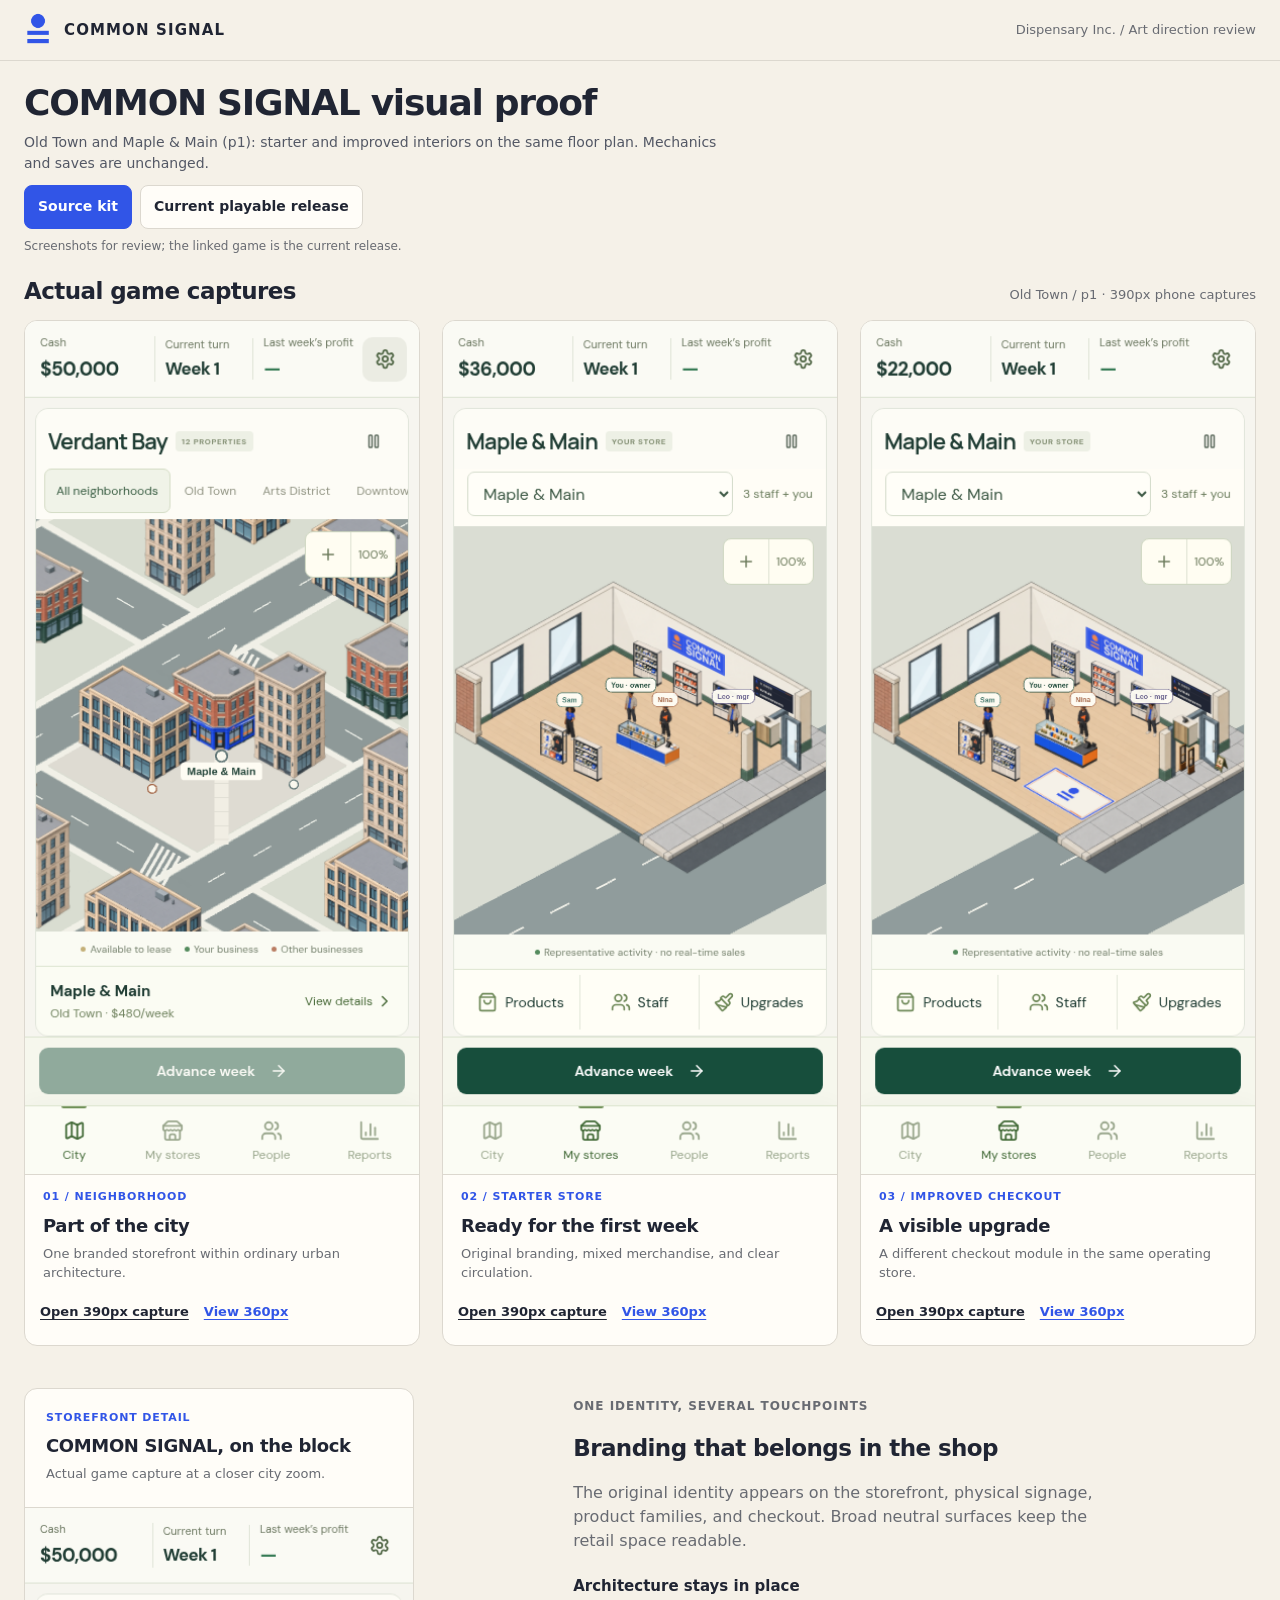
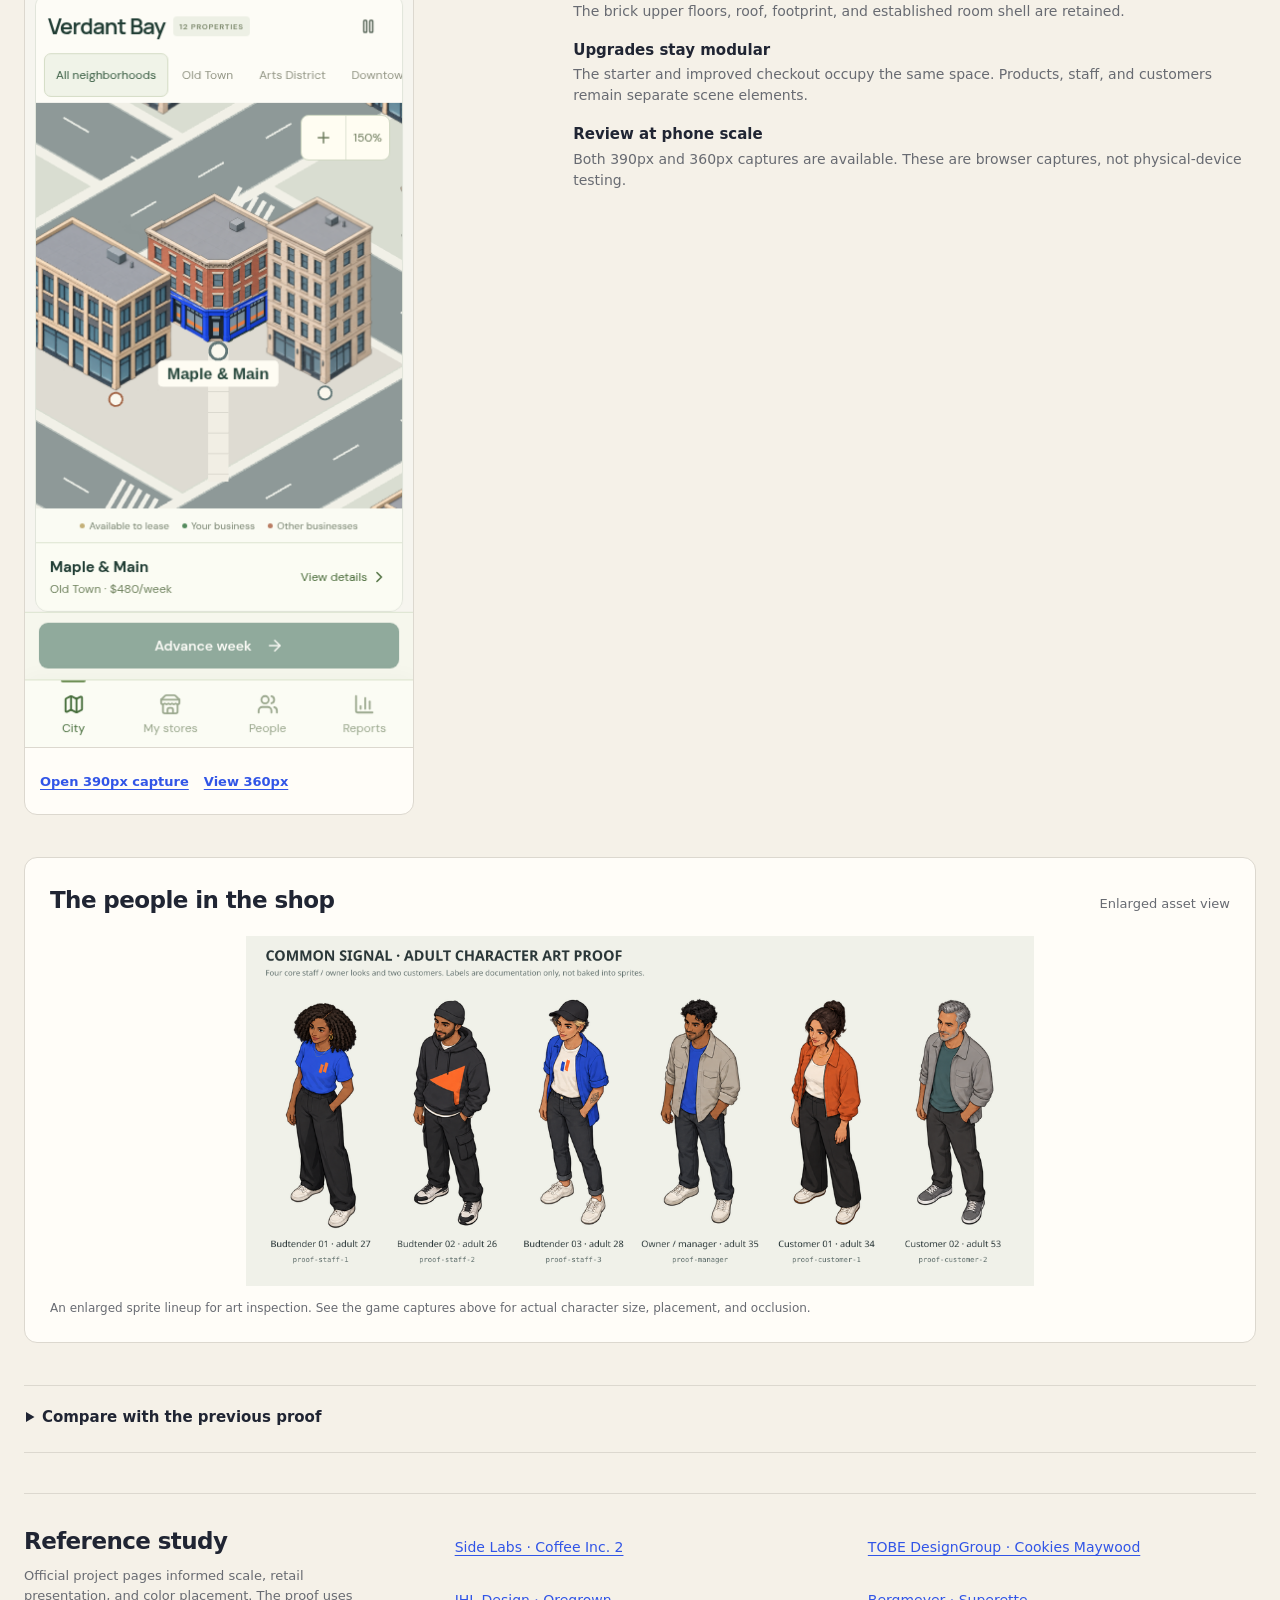
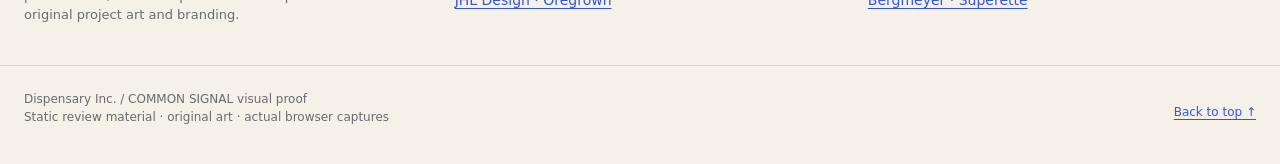
<file: art-proof/index.html>
<!doctype html>
<html lang="en">
<head>
  <meta charset="utf-8">
  <meta name="viewport" content="width=device-width, initial-scale=1">
  <meta name="color-scheme" content="light">
  <meta name="description" content="COMMON SIGNAL visual proof for Dispensary Inc. Actual in-game phone captures of the neighborhood, starter store, and improved checkout.">
  <title>COMMON SIGNAL — Visual proof for review</title>
  <link rel="icon" type="image/png" href="images/brand-mark.png">
  <style>
    :root { --paper:#f5f1e8; --panel:#fffdf8; --ink:#202533; --muted:#686b72; --line:#dcd8cf; --blue:#3155e7; --orange:#f58245; }
    * { box-sizing:border-box; }
    html { scroll-behavior:smooth; }
    body { margin:0; background:var(--paper); color:var(--ink); font-family:Inter,ui-sans-serif,system-ui,-apple-system,BlinkMacSystemFont,"Segoe UI",sans-serif; line-height:1.5; }
    a { color:var(--blue); text-underline-offset:3px; }
    a:focus-visible { outline:3px solid var(--orange); outline-offset:4px; border-radius:3px; }
    .wrap { width:min(1240px,calc(100% - 48px)); margin:auto; }
    .topline { border-bottom:1px solid var(--line); padding:8px 0; }
    .masthead { display:flex; align-items:center; justify-content:space-between; gap:20px; }
    .identity { min-height:44px; display:flex; align-items:center; gap:12px; color:var(--ink); text-decoration:none; font-size:15px; font-weight:850; letter-spacing:.075em; }
    .brand-mark { width:28px; height:34px; object-fit:contain; display:block; }
    .project { color:var(--muted); font-size:13px; }
    .intro { padding:21px 0 19px; max-width:850px; }
    .eyebrow { margin:0 0 16px; color:var(--blue); font-size:12px; font-weight:750; letter-spacing:.08em; text-transform:uppercase; }
    h1 { margin:0 0 9px; font-size:clamp(24px,3vw,36px); line-height:1.15; letter-spacing:-.035em; font-weight:800; }
    .lead { max-width:720px; margin:0; color:#535865; font-size:14px; line-height:1.45; }
    .actions { display:flex; flex-wrap:wrap; gap:8px; margin:12px 0 0; }
    .button { min-height:44px; padding:10px 13px; display:inline-flex; align-items:center; justify-content:center; gap:10px; border:1px solid var(--line); border-radius:8px; background:var(--panel); color:var(--ink); font-size:14px; font-weight:700; text-decoration:none; }
    .button.primary { background:var(--blue); border-color:var(--blue); color:white; }
    .button:hover { border-color:var(--blue); }
    .button.primary:hover { background:#2445cb; }
    .release-note { margin:8px 0 0; color:var(--muted); font-size:12px; }
    .section-heading { display:flex; align-items:baseline; justify-content:space-between; gap:12px; margin-bottom:12px; }
    h2 { margin:0; font-size:23px; letter-spacing:-.025em; }
    .hint { margin:0; color:var(--muted); font-size:13px; }
    .captures { display:grid; grid-template-columns:repeat(3,minmax(0,1fr)); gap:22px; }
    .capture { margin:0; border:1px solid var(--line); border-radius:13px; overflow:hidden; background:var(--panel); }
    .captures .capture { display:flex; flex-direction:column; }
    .captures .image-link { order:0; border-top:0; }
    .captures .capture-head { order:1; min-height:0; padding:14px 18px 7px; }
    .captures .capture-links { order:2; padding-top:0; }
    .capture-head { padding:21px 21px 17px; min-height:118px; }
    .capture-number { display:block; color:var(--blue); font-size:11px; font-weight:800; letter-spacing:.08em; margin-bottom:6px; }
    h3 { margin:0 0 5px; font-size:18px; letter-spacing:-.02em; }
    .capture p { margin:0; color:var(--muted); font-size:13px; }
    .image-link { display:block; background:#e3e0d8; border-top:1px solid var(--line); border-bottom:1px solid var(--line); }
    .image-link img { display:block; width:100%; height:auto; }
    .capture-links { padding:11px 15px; display:flex; align-items:center; flex-wrap:wrap; gap:4px 15px; }
    .capture-links a { display:inline-flex; align-items:center; min-height:44px; font-size:13px; font-weight:650; }
    .capture-links .active { color:var(--ink); }
    .support { display:grid; grid-template-columns:minmax(0,1fr) minmax(0,1.3fr); gap:24px; margin:42px 0; align-items:start; }
    .support .capture { max-width:390px; }
    .support-copy { padding-top:9px; }
    .support-copy h2 { margin-bottom:14px; }
    .support-copy p { color:var(--muted); max-width:560px; }
    .detail-list { display:grid; gap:17px; padding:0; margin:22px 0; list-style:none; }
    .detail-list strong { display:block; font-size:15px; margin-bottom:3px; }
    .detail-list span { display:block; color:var(--muted); font-size:14px; }
    .lineup { margin:42px 0; padding:25px; border:1px solid var(--line); border-radius:13px; background:var(--panel); }
    .lineup .image-link { margin-top:18px; border:0; background:transparent; }
    .lineup img { max-width:100%; max-height:350px; width:auto; margin:auto; object-fit:contain; }
    .lineup .caption { margin:13px 0 0; font-size:12px; color:var(--muted); }
    details { border-top:1px solid var(--line); border-bottom:1px solid var(--line); margin:40px 0; padding:3px 0; }
    summary { cursor:pointer; min-height:60px; display:list-item; padding:17px 2px; font-weight:700; font-size:15px; }
    .previous { display:grid; grid-template-columns:repeat(2,minmax(0,1fr)); gap:22px; padding:15px 0 28px; max-width:790px; }
    .previous .capture-head { min-height:0; }
    .references { display:grid; grid-template-columns:1fr 2fr; gap:30px; border-top:1px solid var(--line); padding:30px 0 40px; }
    .references p { margin:8px 0 0; color:var(--muted); font-size:13px; max-width:350px; }
    .reference-links { display:grid; grid-template-columns:1fr 1fr; gap:5px 25px; }
    .reference-links a { display:flex; align-items:center; min-height:44px; padding:7px 0; font-size:14px; }
    footer { border-top:1px solid var(--line); padding:24px 0 30px; color:var(--muted); font-size:12px; }
    footer .wrap { display:flex; justify-content:space-between; flex-wrap:wrap; gap:10px; }
    footer a { display:inline-flex; min-height:44px; align-items:center; }
    @media(max-width:920px) { .captures { gap:13px; } .capture-head { padding:17px 15px; min-height:135px; } .capture-links { padding:8px 12px; } }
    @media(max-width:700px) { .wrap { width:min(440px,calc(100% - 32px)); } .topline { padding:7px 0; } .project { display:none; } .intro { padding:17px 0 15px; } .lead { font-size:14px; } .section-heading { align-items:start; flex-direction:column; gap:2px; } #captures > .section-heading h2 { font-size:19px; } #captures > .section-heading .hint { font-size:12px; } .captures,.support,.references { grid-template-columns:1fr; } .captures { gap:24px; } .capture-head { min-height:0; padding:20px; } .capture-links { padding:9px 17px; } .support { gap:25px; margin:35px 0; } .support .capture { max-width:none; } .lineup { margin:35px 0; padding:20px; } .lineup img { max-height:240px; } .previous { gap:15px; } .previous .capture-links { padding:8px 12px; } .previous .capture-head { padding:13px; } .previous h3 { font-size:15px; } .references { gap:15px; } .reference-links { grid-template-columns:1fr; } }
    @media(prefers-reduced-motion:reduce) { html { scroll-behavior:auto; } }
  </style>
</head>
<body id="top">
  <header class="topline">
    <div class="wrap masthead">
      <a class="identity" href="#top"><img class="brand-mark" src="images/brand-mark.png" alt="">COMMON SIGNAL</a>
      <span class="project">Dispensary Inc. / Art direction review</span>
    </div>
  </header>
  <main class="wrap">
    <section class="intro" aria-labelledby="page-title">
      <h1 id="page-title">COMMON SIGNAL visual proof</h1>
      <p class="lead">Old Town and Maple & Main (p1): starter and improved interiors on the same floor plan. Mechanics and saves are unchanged.</p>
      <nav class="actions" aria-label="Review actions">
        
        <a class="button primary" href="assets-source.zip" download>Source kit</a>
        
        <a class="button" href="https://cstorelawton.github.io/incgame/" target="_blank" rel="noopener">Current playable release</a>
      </nav>
      <p class="release-note">Screenshots for review; the linked game is the current release.</p>
    </section>
    <section id="captures" aria-labelledby="captures-title">
      <div class="section-heading">
        <h2 id="captures-title">Actual game captures</h2>
        <p class="hint">Old Town / p1 · 390px phone captures</p>
      </div>
      <div class="captures">
        <figure class="capture">
          <figcaption class="capture-head"><span class="capture-number">01 / NEIGHBORHOOD</span><h3>Part of the city</h3><p>One branded storefront within ordinary urban architecture.</p></figcaption>
          <a class="image-link" href="images/proof-city-390.png" target="_blank" rel="noopener" aria-label="Open neighborhood capture at full size"><img src="images/proof-city-390.png" alt="Actual 390-pixel game capture of the COMMON SIGNAL neighborhood proof" loading="eager"></a>
          <div class="capture-links"><a class="active" href="images/proof-city-390.png" target="_blank" rel="noopener">Open 390px capture</a><a href="images/proof-city-360.png" target="_blank" rel="noopener">View 360px</a></div>
        </figure>
        <figure class="capture">
          <figcaption class="capture-head"><span class="capture-number">02 / STARTER STORE</span><h3>Ready for the first week</h3><p>Original branding, mixed merchandise, and clear circulation.</p></figcaption>
          <a class="image-link" href="images/proof-store-390.png" target="_blank" rel="noopener" aria-label="Open starter store capture at full size"><img src="images/proof-store-390.png" alt="Actual 390-pixel game capture of the COMMON SIGNAL starter store" loading="eager"></a>
          <div class="capture-links"><a class="active" href="images/proof-store-390.png" target="_blank" rel="noopener">Open 390px capture</a><a href="images/proof-store-360.png" target="_blank" rel="noopener">View 360px</a></div>
        </figure>
        <figure class="capture">
          <figcaption class="capture-head"><span class="capture-number">03 / IMPROVED CHECKOUT</span><h3>A visible upgrade</h3><p>A different checkout module in the same operating store.</p></figcaption>
          <a class="image-link" href="images/proof-upgraded-390.png" target="_blank" rel="noopener" aria-label="Open improved checkout capture at full size"><img src="images/proof-upgraded-390.png" alt="Actual 390-pixel game capture showing the improved COMMON SIGNAL checkout" loading="eager"></a>
          <div class="capture-links"><a class="active" href="images/proof-upgraded-390.png" target="_blank" rel="noopener">Open 390px capture</a><a href="images/proof-upgraded-360.png" target="_blank" rel="noopener">View 360px</a></div>
        </figure>
      </div>
    </section>
    
    <section class="support" aria-labelledby="storefront-title">
      <figure class="capture">
        <figcaption class="capture-head"><span class="capture-number">STOREFRONT DETAIL</span><h3>COMMON SIGNAL, on the block</h3><p>Actual game capture at a closer city zoom.</p></figcaption>
        <a class="image-link" href="images/proof-storefront-390.png" target="_blank" rel="noopener" aria-label="Open storefront detail capture"><img src="images/proof-storefront-390.png" alt="Actual game capture showing the branded storefront at closer city zoom" loading="lazy"></a>
        <div class="capture-links"><a href="images/proof-storefront-390.png" target="_blank" rel="noopener">Open 390px capture</a><a href="images/proof-storefront-360.png" target="_blank" rel="noopener">View 360px</a></div>
      </figure>
      <div class="support-copy">
        <p class="eyebrow">One identity, several touchpoints</p>
        <h2 id="storefront-title">Branding that belongs in the shop</h2>
        <p>The original identity appears on the storefront, physical signage, product families, and checkout. Broad neutral surfaces keep the retail space readable.</p>
        <ul class="detail-list">
          <li><strong>Architecture stays in place</strong><span>The brick upper floors, roof, footprint, and established room shell are retained.</span></li>
          <li><strong>Upgrades stay modular</strong><span>The starter and improved checkout occupy the same space. Products, staff, and customers remain separate scene elements.</span></li>
          <li><strong>Review at phone scale</strong><span>Both 390px and 360px captures are available. These are browser captures, not physical-device testing.</span></li>
        </ul>
      </div>
    </section>
    
    
    <section class="lineup" aria-labelledby="lineup-title">
      <div class="section-heading"><h2 id="lineup-title">The people in the shop</h2><p class="hint">Enlarged asset view</p></div>
      <a class="image-link" href="images/common-signal-characters-lineup.png" target="_blank" rel="noopener" aria-label="Open enlarged character asset lineup"><img src="images/common-signal-characters-lineup.png" alt="Enlarged lineup of original COMMON SIGNAL character sprites for inspecting outfits and silhouettes" loading="lazy"></a>
      <p class="caption">An enlarged sprite lineup for art inspection. See the game captures above for actual character size, placement, and occlusion.</p>
    </section>
    
    
    <details>
      <summary>Compare with the previous proof</summary>
      <div class="previous">
        <figure class="capture"><figcaption class="capture-head"><h3>Previous neighborhood</h3></figcaption><a class="image-link" href="images/before-city-390.png" target="_blank" rel="noopener"><img src="images/before-city-390.png" alt="Earlier neighborhood game capture for comparison" loading="lazy"></a><div class="capture-links"><a href="images/before-city-390.png" target="_blank" rel="noopener">Open previous city</a></div></figure>
        <figure class="capture"><figcaption class="capture-head"><h3>Previous store</h3></figcaption><a class="image-link" href="images/before-store-390.png" target="_blank" rel="noopener"><img src="images/before-store-390.png" alt="Earlier store game capture for comparison" loading="lazy"></a><div class="capture-links"><a href="images/before-store-390.png" target="_blank" rel="noopener">Open previous store</a></div></figure>
      </div>
    </details>
    
    <section class="references" aria-labelledby="references-title">
      <div><h2 id="references-title">Reference study</h2><p>Official project pages informed scale, retail presentation, and color placement. The proof uses original project art and branding.</p></div>
      <div class="reference-links">
        <a href="https://www.sidelabs.com/coffeeinc2/" target="_blank" rel="noopener">Side Labs · Coffee Inc. 2</a>
        <a href="https://www.tobedesigngroup.com/commercial-portfolio/cookies-co-maywood" target="_blank" rel="noopener">TOBE DesignGroup · Cookies Maywood</a>
        <a href="https://www.jhldesign.com/retail/oregrown" target="_blank" rel="noopener">JHL Design · Oregrown</a>
        <a href="https://www.bergmeyer.com/work/superette" target="_blank" rel="noopener">Bergmeyer · Superette</a>
      </div>
    </section>
  </main>
  <footer><div class="wrap"><span>Dispensary Inc. / COMMON SIGNAL visual proof<br>Static review material · original art · actual browser captures</span><a href="#top">Back to top ↑</a></div></footer>
</body>
</html>
</file>
